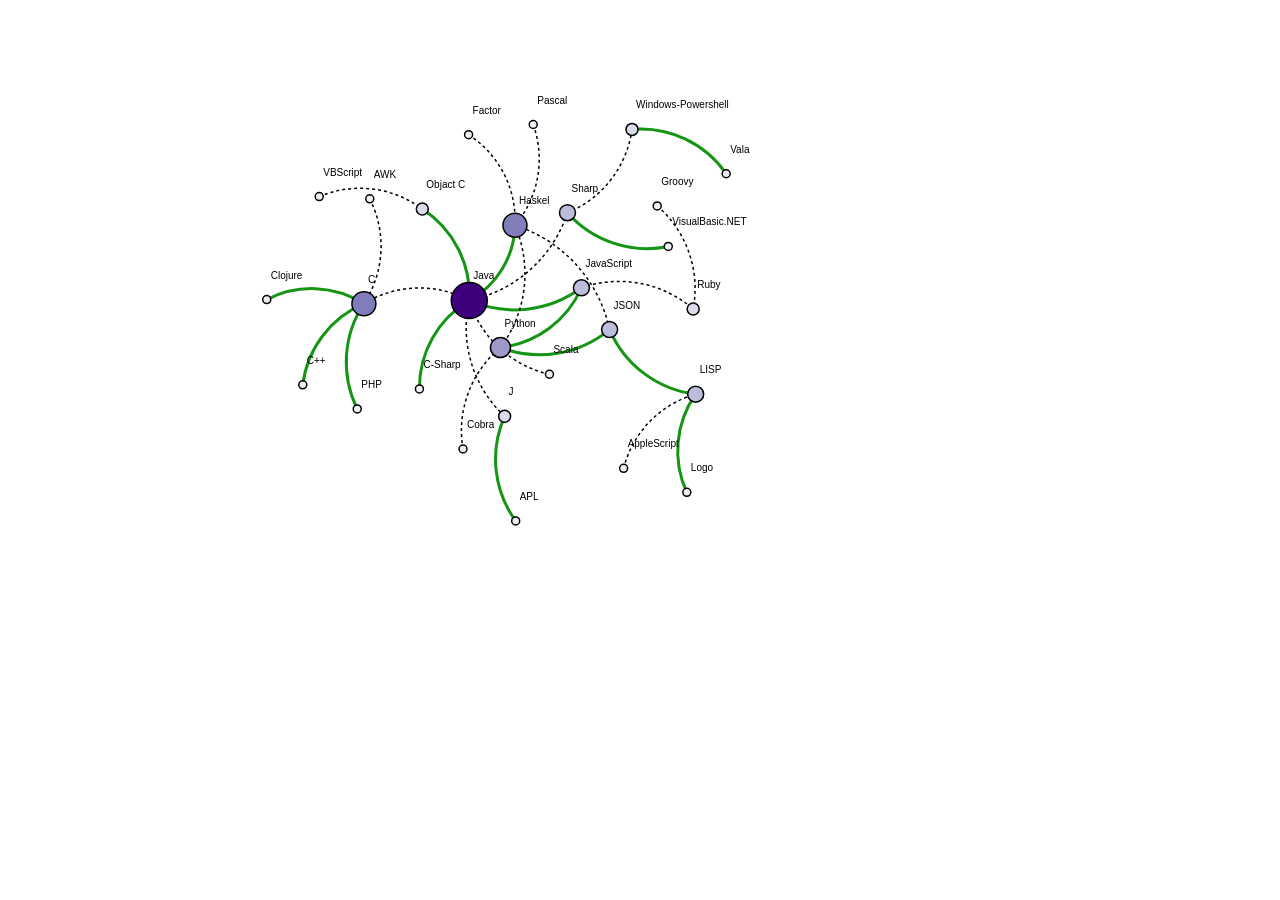
<file: CSE6242 - Data & Visual Analytics/hw2/HW2-ralbright7/Q2/graph.html>
<!DOCTYPE html>
<meta charset="utf-8">
<script language="javascript" src="../lib/d3.v5.min.js"></script>
<script language="javascript" src="../lib/d3-scale-chromatic.v1.min.js"></script>

<style>

path.link {
  fill: none;
  stroke: rgb(20, 150, 20);
  stroke-width: 3.0px;
}

path.link_dashed {
    fill: none;
    stroke: #000;
    stroke-width: 1.5px;
    stroke-dasharray: 3,3;
}

circle {
  fill: #ccc;
  stroke: #fff;
  stroke: black;
  stroke-width: 1.5px;
}

text {
  fill: #000;
  font: 10px sans-serif;
  pointer-events: none;
}

.node {
  cursor: move;
  fill: #ccc;
}

.node.fixed {
  fill: #f00;
}


</style>
<body>
<script>

// get the data
links =  [
  {
    "source": "C",
    "target": "Java",
    "value": 1
  },
  {
    "source": "JavaScript",
    "target": "Java",
    "value": 0
  },
  {
    "source": "JavaScript",
    "target": "Ruby",
    "value": 1
  },
  {
    "source": "Haskel",
    "target": "Java",
    "value": 0
  },
  {
    "source": "Haskel",
    "target": "JSON",
    "value": 1
  },
  {
    "source": "JavaScript",
    "target": "Python",
    "value": 0
  },
  {
    "source": "Haskel",
    "target": "Python",
    "value": 1
  },
  {
    "source": "Objact C",
    "target": "Java",
    "value": 0
  },
  {
    "source": "Sharp",
    "target": "Java",
    "value": 1
  },
  {
    "source": "Clojure",
    "target": "C",
    "value": 0
  },
  {
    "source": "AWK",
    "target": "C",
    "value": 1
  },
  {
    "source": "LISP",
    "target": "JSON",
    "value": 0
  },
  {
    "source": "Cobra",
    "target": "Python",
    "value": 1
  },
  {
    "source": "JSON",
    "target": "Python",
    "value": 0
  },
  {
    "source": "Pascal",
    "target": "Haskel",
    "value": 1
  },
  {
    "source": "PHP",
    "target": "C",
    "value": 0
  },
  {
    "source": "Windows-Powershell",
    "target": "Sharp",
    "value": 1
  },
  {
    "source": "Windows-Powershell",
    "target": "Vala",
    "value": 0
  },
  {
    "source": "VBScript",
    "target": "Objact C",
    "value": 1
  },
  {
    "source": "VisualBasic.NET",
    "target": "Sharp",
    "value": 0
  },
  {
    "source": "AppleScript",
    "target": "LISP",
    "value": 1
  },
  {
    "source": "C-Sharp",
    "target": "Java",
    "value": 0
  },
  {
    "source": "Scala",
    "target": "Java",
    "value": 1
  },
  {
    "source": "C++",
    "target": "C",
    "value": 0
  },
  {
    "source": "Groovy",
    "target": "Ruby",
    "value": 1
  },
  {
    "source": "Logo",
    "target": "LISP",
    "value": 0
  },
  {
    "source": "Factor",
    "target": "Haskel",
    "value": 1
  },
  {
    "source": "APL",
    "target": "J",
    "value": 0
  },
  {
    "source": "J",
    "target": "Java",
    "value": 1
  }
];

const colors = d3.schemePurples[9];

var nodes = {};

// Compute the distinct nodes from the links.
links.forEach(function(link) {
    link.source = nodes[link.source] ||
        (nodes[link.source] = {name: link.source});
    link.target = nodes[link.target] ||
        (nodes[link.target] = {name: link.target});
});

var width = 1200,
    height = 700;

var force = d3.forceSimulation()
    .nodes(d3.values(nodes))
    .force("link", d3.forceLink(links).distance(100))
    .force('center', d3.forceCenter(width / 2, height / 2))
    .force("x", d3.forceX())
    .force("y", d3.forceY())
    .force("charge", d3.forceManyBody().strength(-250))
    .alphaTarget(1)
    .on("tick", tick);

var svg = d3.select("body").append("svg")
    .attr("width", width)
    .attr("height", height);

// add a function to style the arrows based on value

// add the links and the arrows
var path = svg.append("g")
.selectAll("path")
.data(links)
.enter()
.append("path")
.attr("class", function(d) { return (d.value == 0) ? "link " + d.type : "link_dashed " + d.type; });

// define the nodes
var node = svg.selectAll(".node")
    .data(force.nodes())
  .enter().append("g")
    .attr("class", "node")
    .call(d3.drag()
      .on("start", dragstarted)
      .on("drag", dragged)
      .on("end", dragended)
      );

// add the nodes
node.append("circle")
  .attr("r", function(d) {      
     d.weight = path.filter(function(l) {
       return l.source.index == d.index || l.target.index == d.index
     }).size();  
     var minRadius = 2;
     return minRadius + (d.weight * 2);
   })
   .style("fill", function(d){return colors[d.weight]})
   .on("dblclick", dblclick);


// add the node labels
node.append("text")
  .text(function(d) {
    return d.name;
  })
  .attr("text-anchor", "top")
  .attr("dx", "3pt")
  .attr("dy", "-3%");

// add the curvy lines
function tick() {
    path.attr("d", function(d) {
        var dx = d.target.x - d.source.x,
            dy = d.target.y - d.source.y,
            dr = Math.sqrt(dx * dx + dy * dy);
        return "M" +
            d.source.x + "," +
            d.source.y + "A" +
            dr + "," + dr + " 0 0,1 " +
            d.target.x + "," +
            d.target.y;
    });

    node
        .attr("transform", function(d) {
        return "translate(" + d.x + "," + d.y + ")"; })
};

function dragstarted(d) {
      if (!d3.event.active) force.alphaTarget(0.3).restart();
      d.fx = d.x;
      d.fy = d.y;
    };

function dragged(d) {
  d.fx = d3.event.x;
  d.fy = d3.event.y;
};

function dragended(d) {
  if (!d3.event.active) force.alphaTarget(0);
  if (d.fixed == true){
     d.fx = d.x;
     d.fy = d.y;
  }
  else{
    d.fx = null;
    d.fy = null;
  }

};

function dblclick(d) {
  
  if (d3.select(this).style("fill") != "red") {
    d3.select(this).classed("fixed", d.fixed = true);
    d3.select(this).style("fill", "red");
    dragstarted(d);
  }
  else
  {
    d3.select(this).style("fill", function(d){return colors[d.weight]});
    d3.select(this).classed("fixed", d.fixed = false);
    dragended(d);
  }
               

  
  
}

</script>
</body>
</html>
</file>
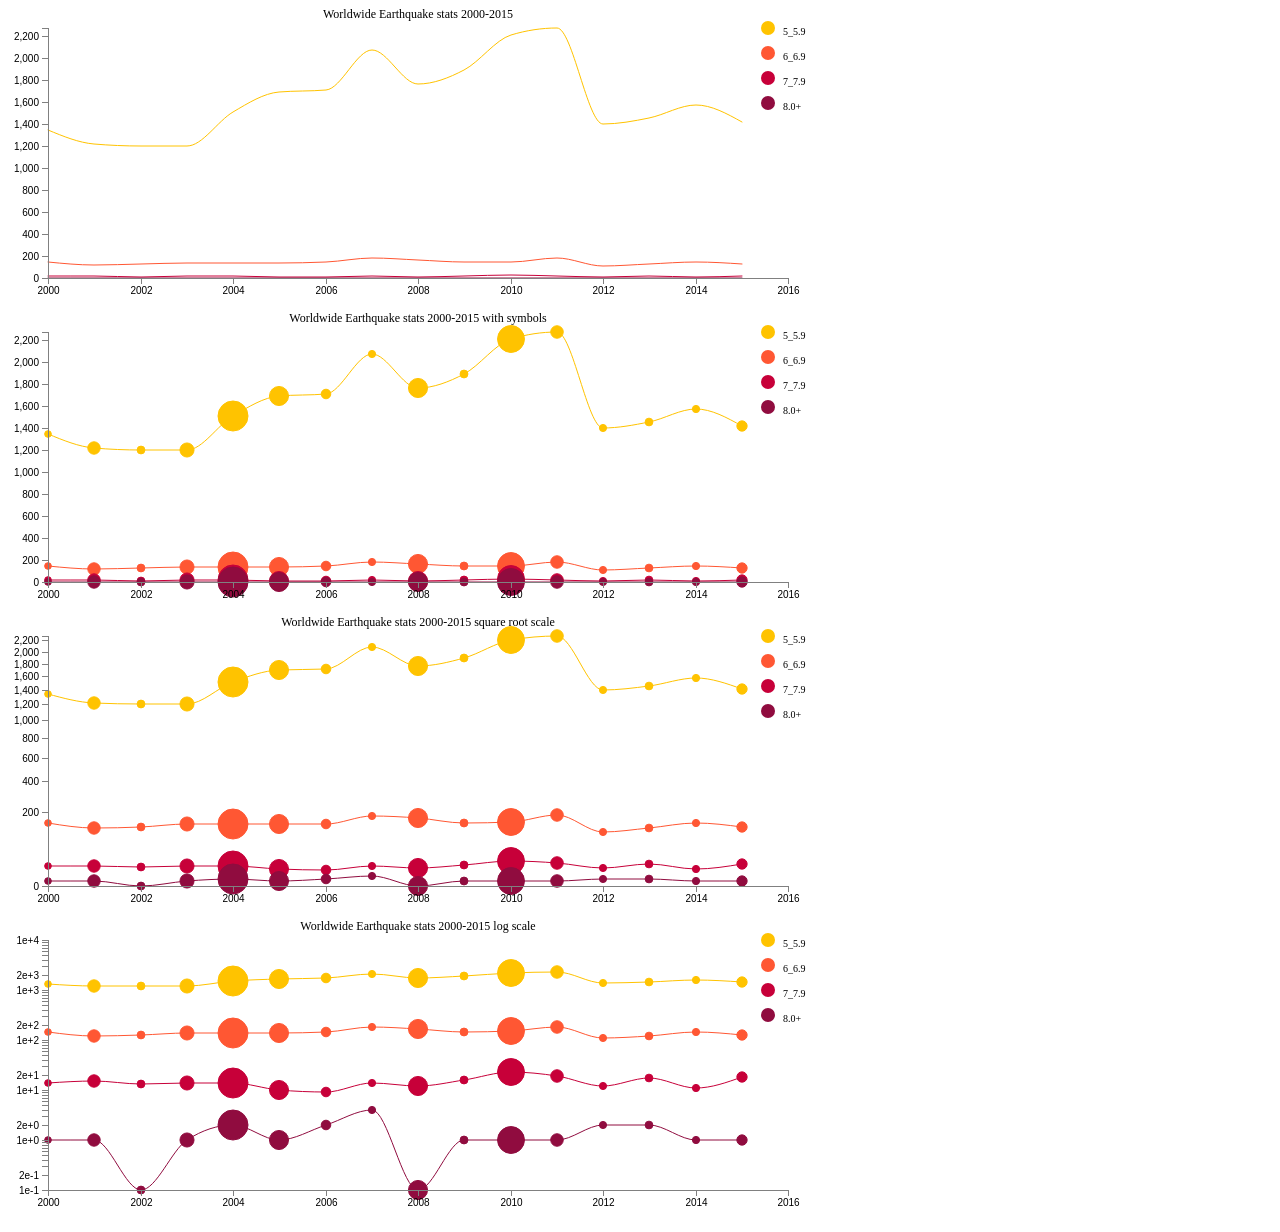
<file: CSE6242 - Data & Visual Analytics/hw2/HW2-ralbright7/Q3/linecharts.html>
<!DOCTYPE html>
    <head>
        <meta charset="utf-8">
        <link rel="stylesheet" type="text/css" href="linecharts.css">
        <script type="text/javascript" src="../lib/d3.v5.min.js"></script>
        <script type="text/javascript" src="../lib/d3-scale-chromatic.v1.min.js"></script>
        <script type="text/javascript" src="../lib/d3-dsv.min.js"></script>
        <script type="text/javascript" src='linecharts.js'></script>
    </head>
    <body>
       
        <svg id="chart1" width="800" height="300"></svg>
        <div class="pagebreak"></div>
        <svg id="chart2" width="800" height="300"></svg>
        <div class="pagebreak"></div>
        <svg id="chart3" width="800" height="300"></svg>
        <div class="pagebreak"></div>
        <svg id="chart4" width="800" height="300"></svg>
             
        <script language="javascript">
            (function() {
                load_chart1();
                load_chart2();
                load_chart3();
                load_chart4();
            })();
        </script>
    </body>
</html>
</file>
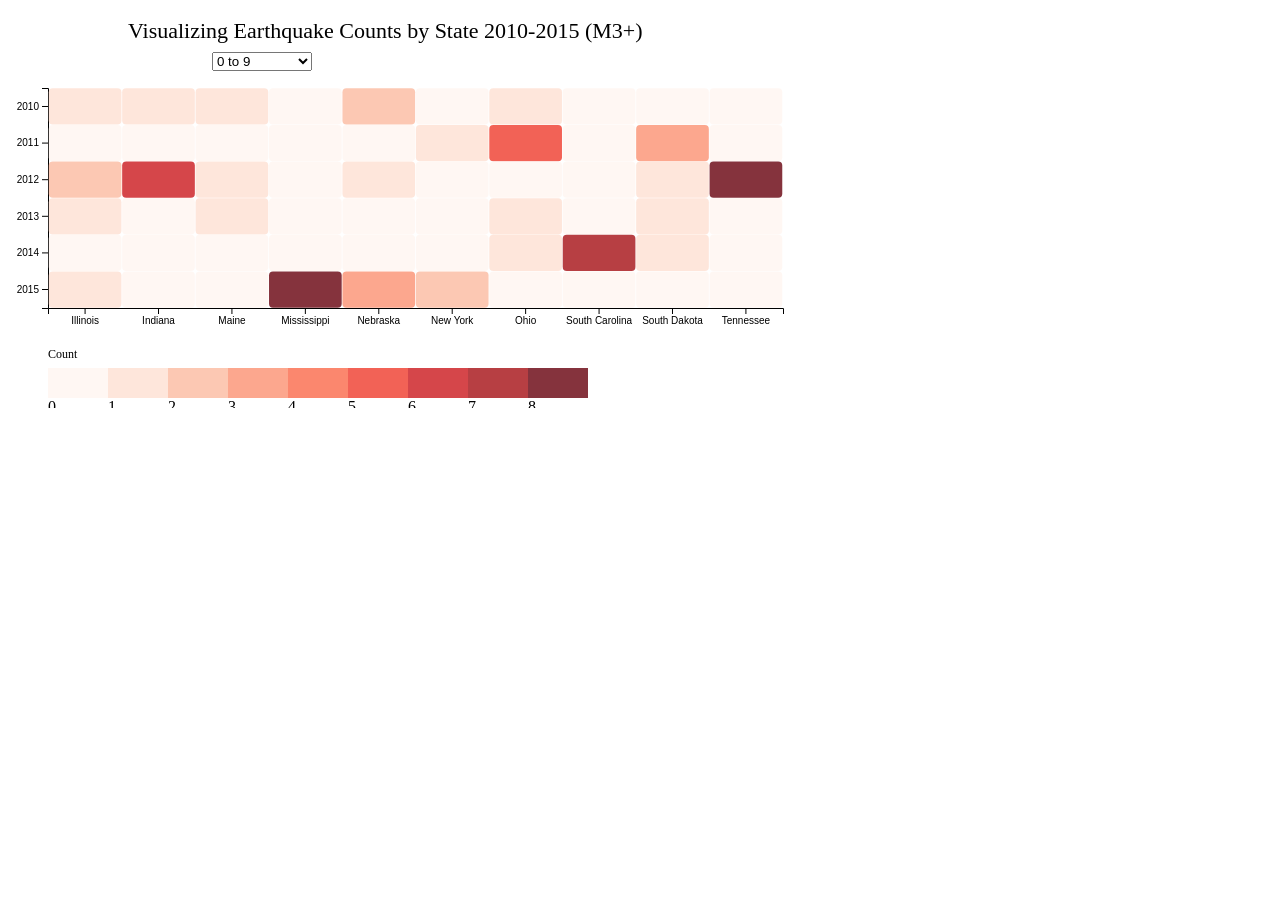
<file: CSE6242 - Data & Visual Analytics/hw2/HW2-ralbright7/Q4/heatmap.html>
<!DOCTYPE html>
    <head>
        <meta charset="utf-8">
        <link rel="stylesheet" type="text/css" href="heatmap.css">
        <script type="text/javascript" src="../lib/d3.v5.min.js"></script>
        <script type="text/javascript" src="../lib/d3-scale-chromatic.v1.min.js"></script>
        <script type="text/javascript" src="../lib/d3-dsv.min.js"></script>
        <script type="text/javascript" src='heatmap.js'></script>
    </head>
    <body>
        <div id="heatmap" width="800" height="400">
            <div id="heatmap_select"></div>
        </div>
        <script language="javascript">
            (function() {
                load_heatmap();
            })();
        </script>
    </body>
</html>
</file>
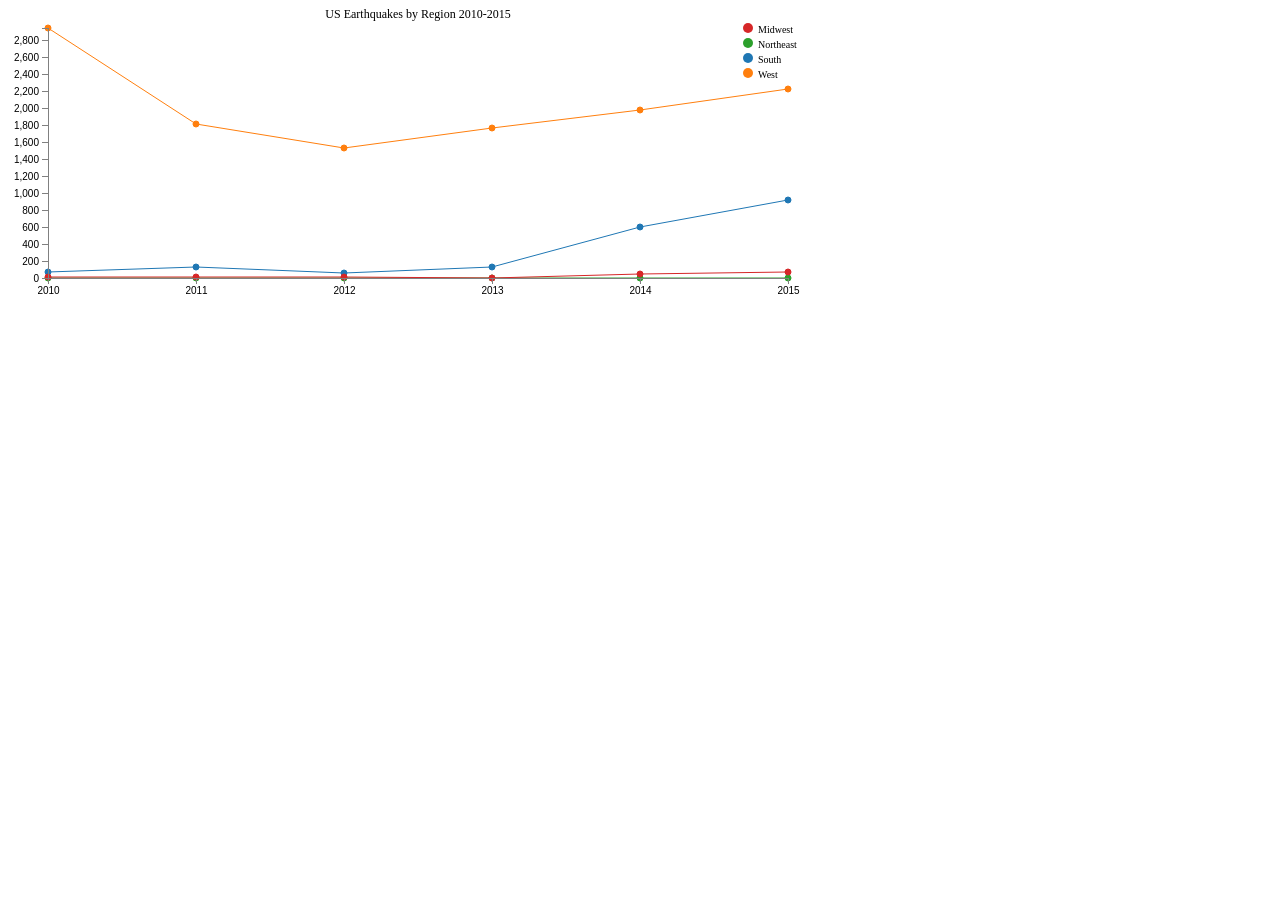
<file: CSE6242 - Data & Visual Analytics/hw2/HW2-ralbright7/Q5/interactive.html>
<!DOCTYPE html>
    <head>
        <meta charset="utf-8">
        <link rel="stylesheet" type="text/css" href="interactive.css">
        <script type="text/javascript" src="../lib/d3.v5.min.js"></script>
        <script type="text/javascript" src="../lib/d3-scale-chromatic.v1.min.js"></script>
        <script type="text/javascript" src="../lib/d3-dsv.min.js"></script>
        <script type="text/javascript" src='interactive.js'></script>
    </head>
    <body>
       
        <svg id="chart1" width="800" height="300"></svg>
        <svg id="chart2" width="800" height="300"></svg>
             
        <script language="javascript">
            (function() {
                load_chart1();
            })();
        </script>
    </body>
</html>
</file>
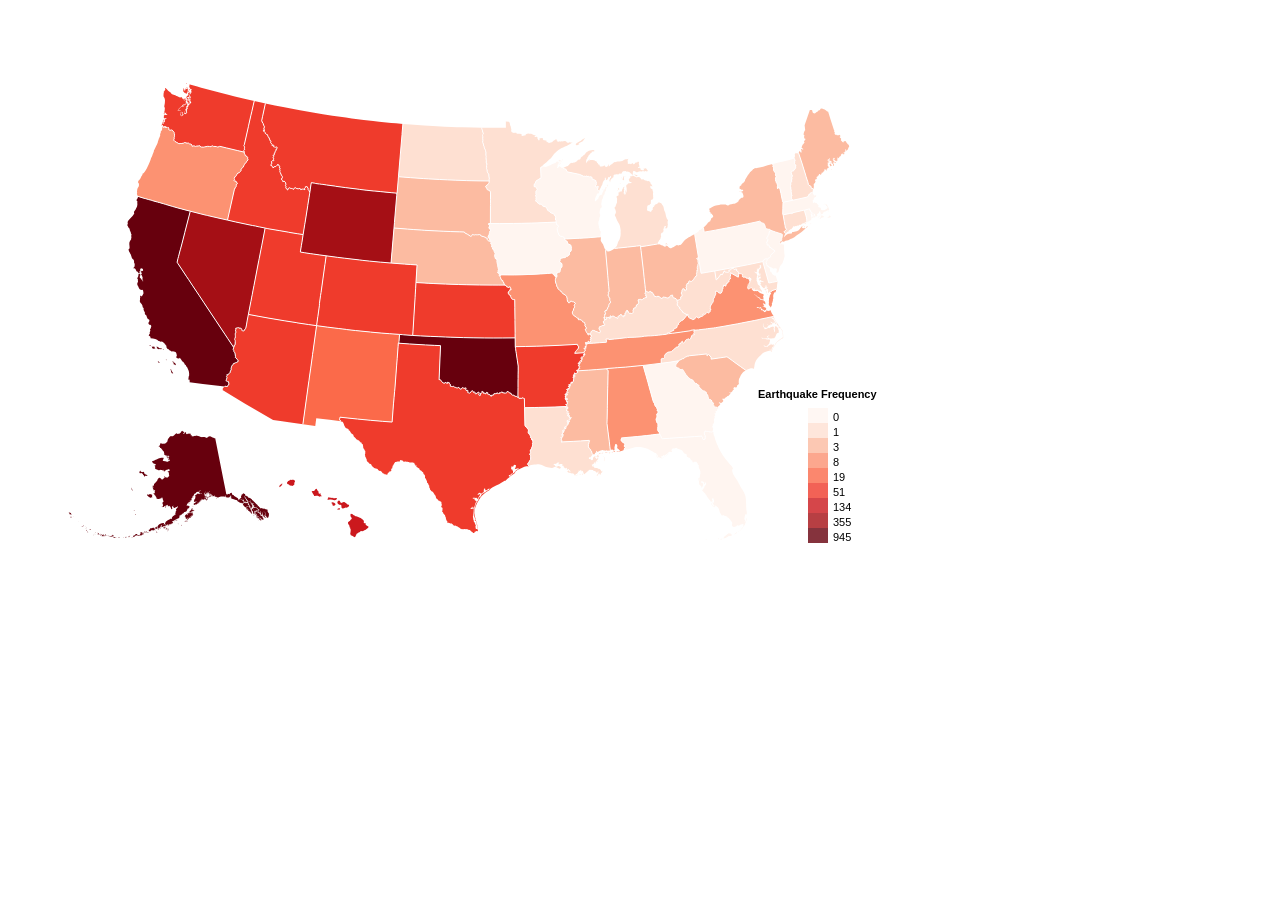
<file: CSE6242 - Data & Visual Analytics/hw2/HW2-ralbright7/Q6/choropleth.html>
<!DOCTYPE html>
    <head>
        <meta charset="utf-8">
        <link rel="stylesheet" type="text/css" href="choropleth.css">
        <script type="text/javascript" src="../lib/d3.v5.min.js"></script>
        <script type="text/javascript" src="../lib/d3-scale-chromatic.v1.min.js"></script>
        <script type="text/javascript" src="../lib/d3-dsv.min.js"></script>
        <script type="text/javascript" src="../lib/topojson.v2.min.js"></script>
        <script type="text/javascript" src="../lib/d3-tip.min.js"></script>
        <script type="text/javascript" src='choropleth.js'></script>
    </head>
    <body>
        <svg id="chart" width="960" height="600"></svg>
        <script language="javascript">
            (function() {
                load_chart();
            })();
        </script>
    </body>
</html>
</file>
<file: CSE6242 - Data & Visual Analytics/hw2/HW2-ralbright7/Q3/linecharts.css>
path { 
    stroke-width: 1;
    fill: none;
    stroke-linejoin: round;
    stroke-linecap: round;
}
circle { 
  stroke-width: 1;
}
.axis path,
.axis line {
  fill: none;
  stroke: grey;
  stroke-width: 1;
  shape-rendering: crispEdges;
}
.legend, .label, .hover-text{
    font-size: x-small;
    background-color: white;
}

.pagebreak { page-break-before: always; }
</file>
<file: CSE6242 - Data & Visual Analytics/hw2/HW2-ralbright7/Q4/heatmap.css>
.tooltip {
    position: absolute;
    padding: 4px;
    border-radius: 4px;
    background-color: white;
}

.select {
    position: absolute;
    padding: 4px;
    border-radius: 4px;
    background-color: white;
}

.heatmap_legend {
    position: absolute;
    padding: 4px;
    border-radius: 4px;
    background-color: white;
}
</file>
<file: CSE6242 - Data & Visual Analytics/hw2/HW2-ralbright7/Q5/interactive.css>
path { 
    stroke-width: 1;
    fill: none;
    stroke-linejoin: round;
    stroke-linecap: round;
}
circle { 
  stroke-width: 1;
}
.axis path,
.axis line {
  fill: none;
  stroke: grey;
  stroke-width: 1;
  shape-rendering: crispEdges;
}
.legend, .label, .hover-text{
    font-size: x-small;
    background-color: white;
}

.pagebreak { page-break-before: always; }

.bar { fill: steelblue; }
</file>
<file: CSE6242 - Data & Visual Analytics/hw2/HW2-ralbright7/Q6/choropleth.css>
.counties {
    fill: none;
  }
  
  .states {
    fill: none;
    stroke: #fff;
    stroke-linejoin: round;
  }

  path:hover {
	fill-opacity: .7;
}

/* Style for Custom Tooltip */
.d3-tip {
    line-height: 1;
    padding: 6px;
    background: rgba(0, 0, 0, 0.7);
    color: #fff;
    border-radius: 4px;
    font-size: 12px;
  }
        
/* Legend Font Style */
body {
	font: 11px sans-serif;
}
        
/* Legend Position Style */
.legend {
	position:absolute;
	left:800px;
	top:350px;
}
</file>
